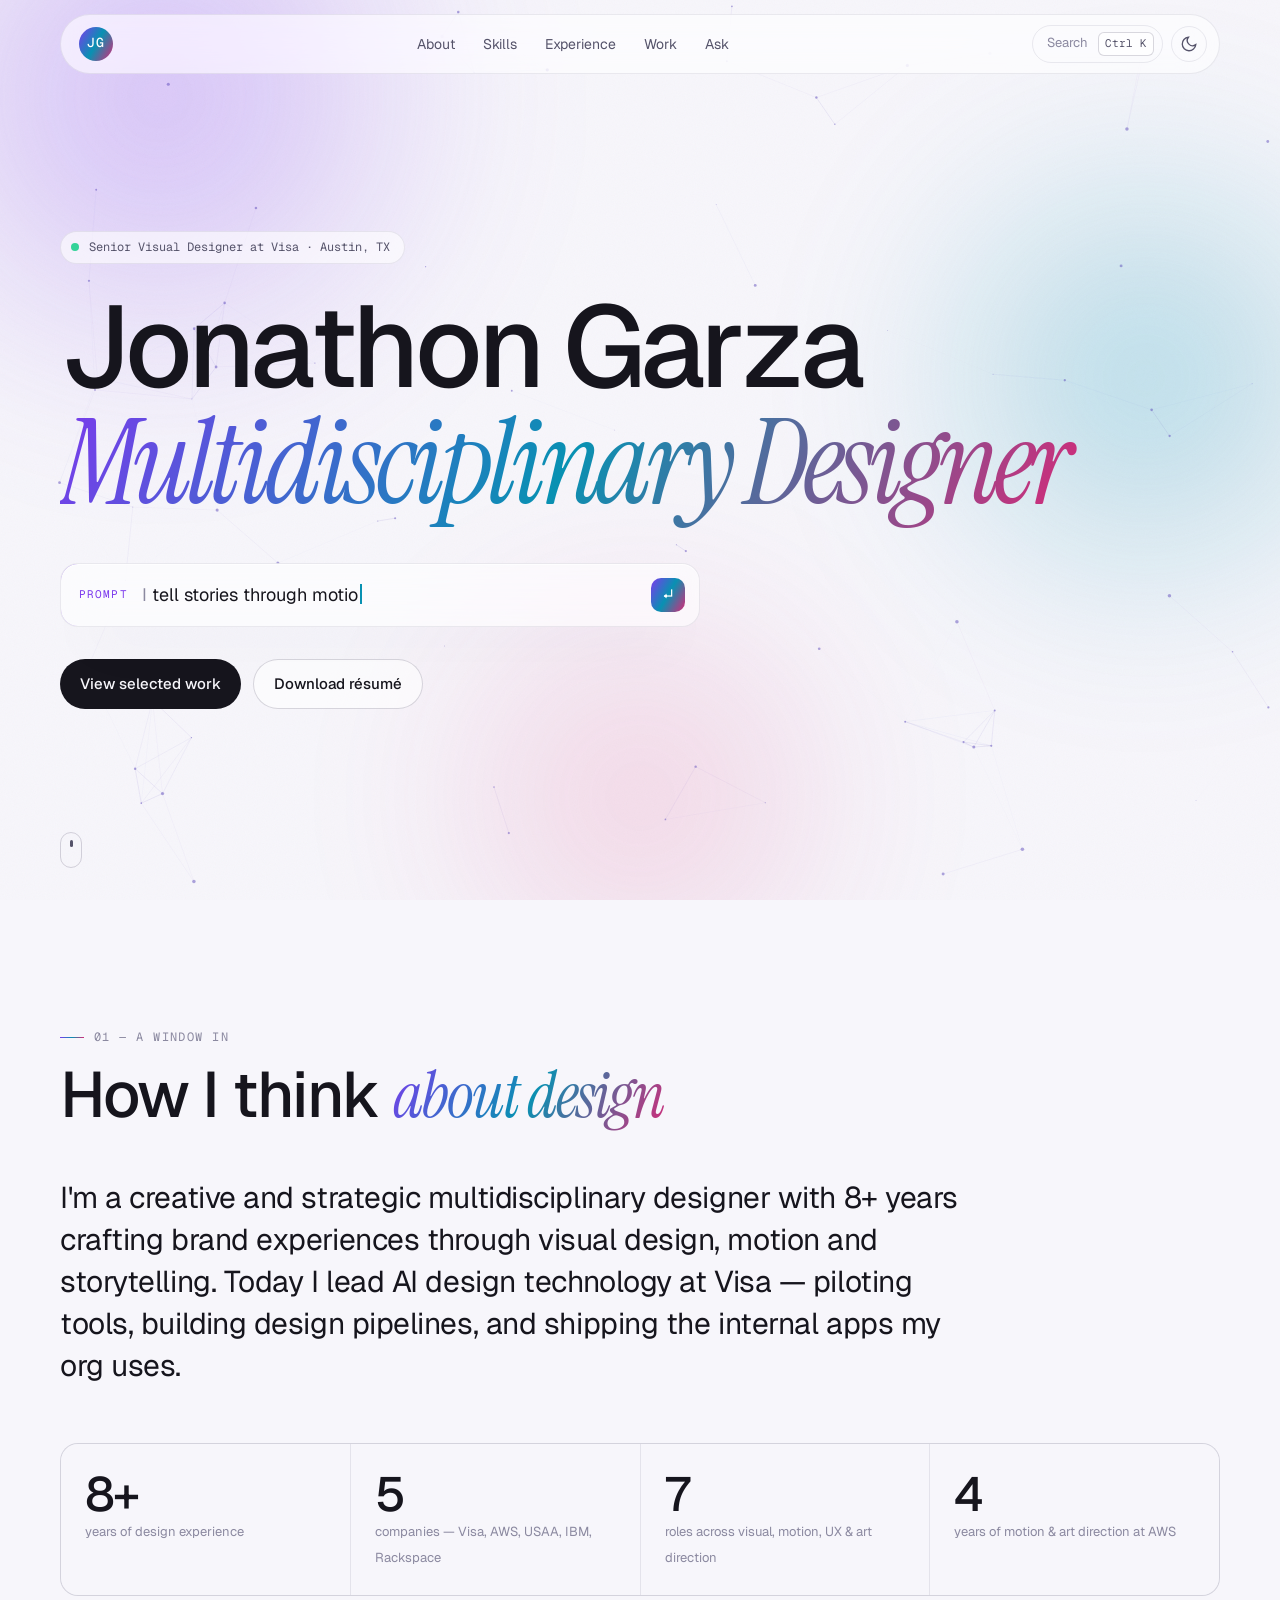
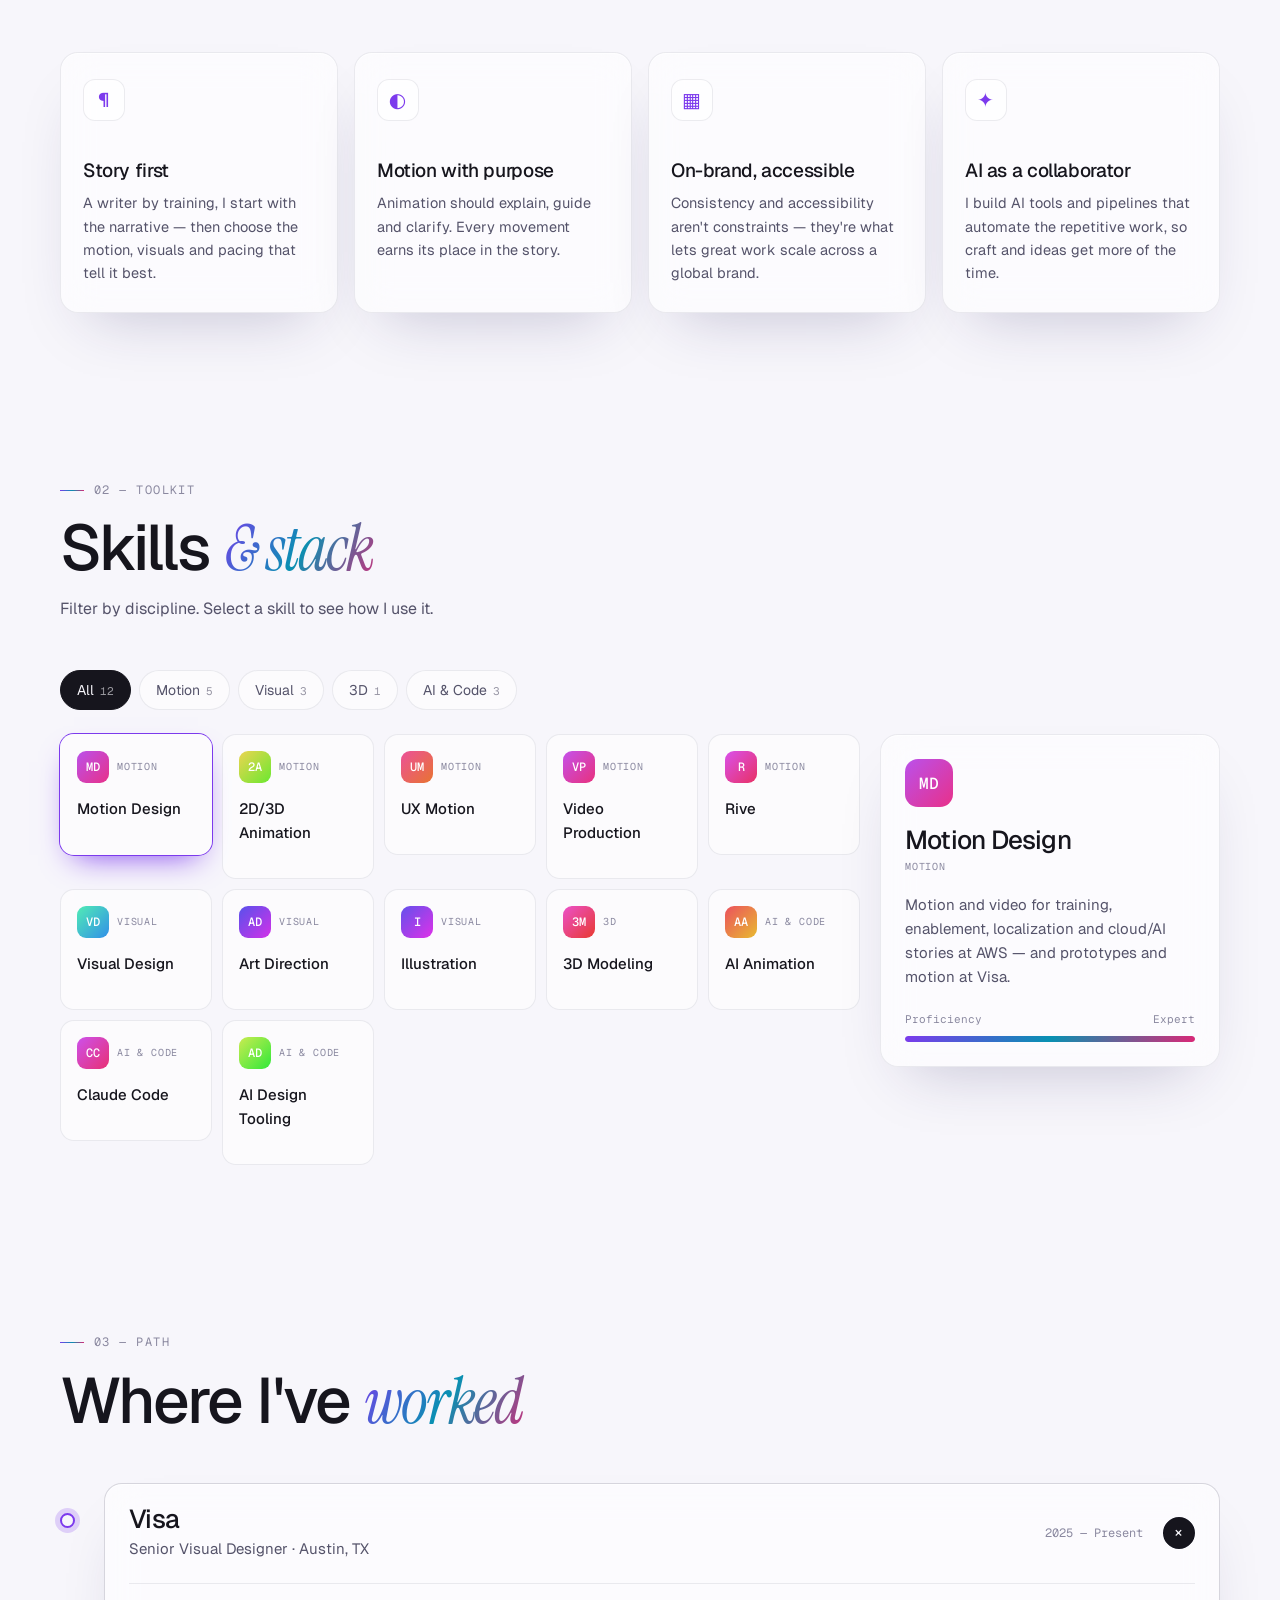
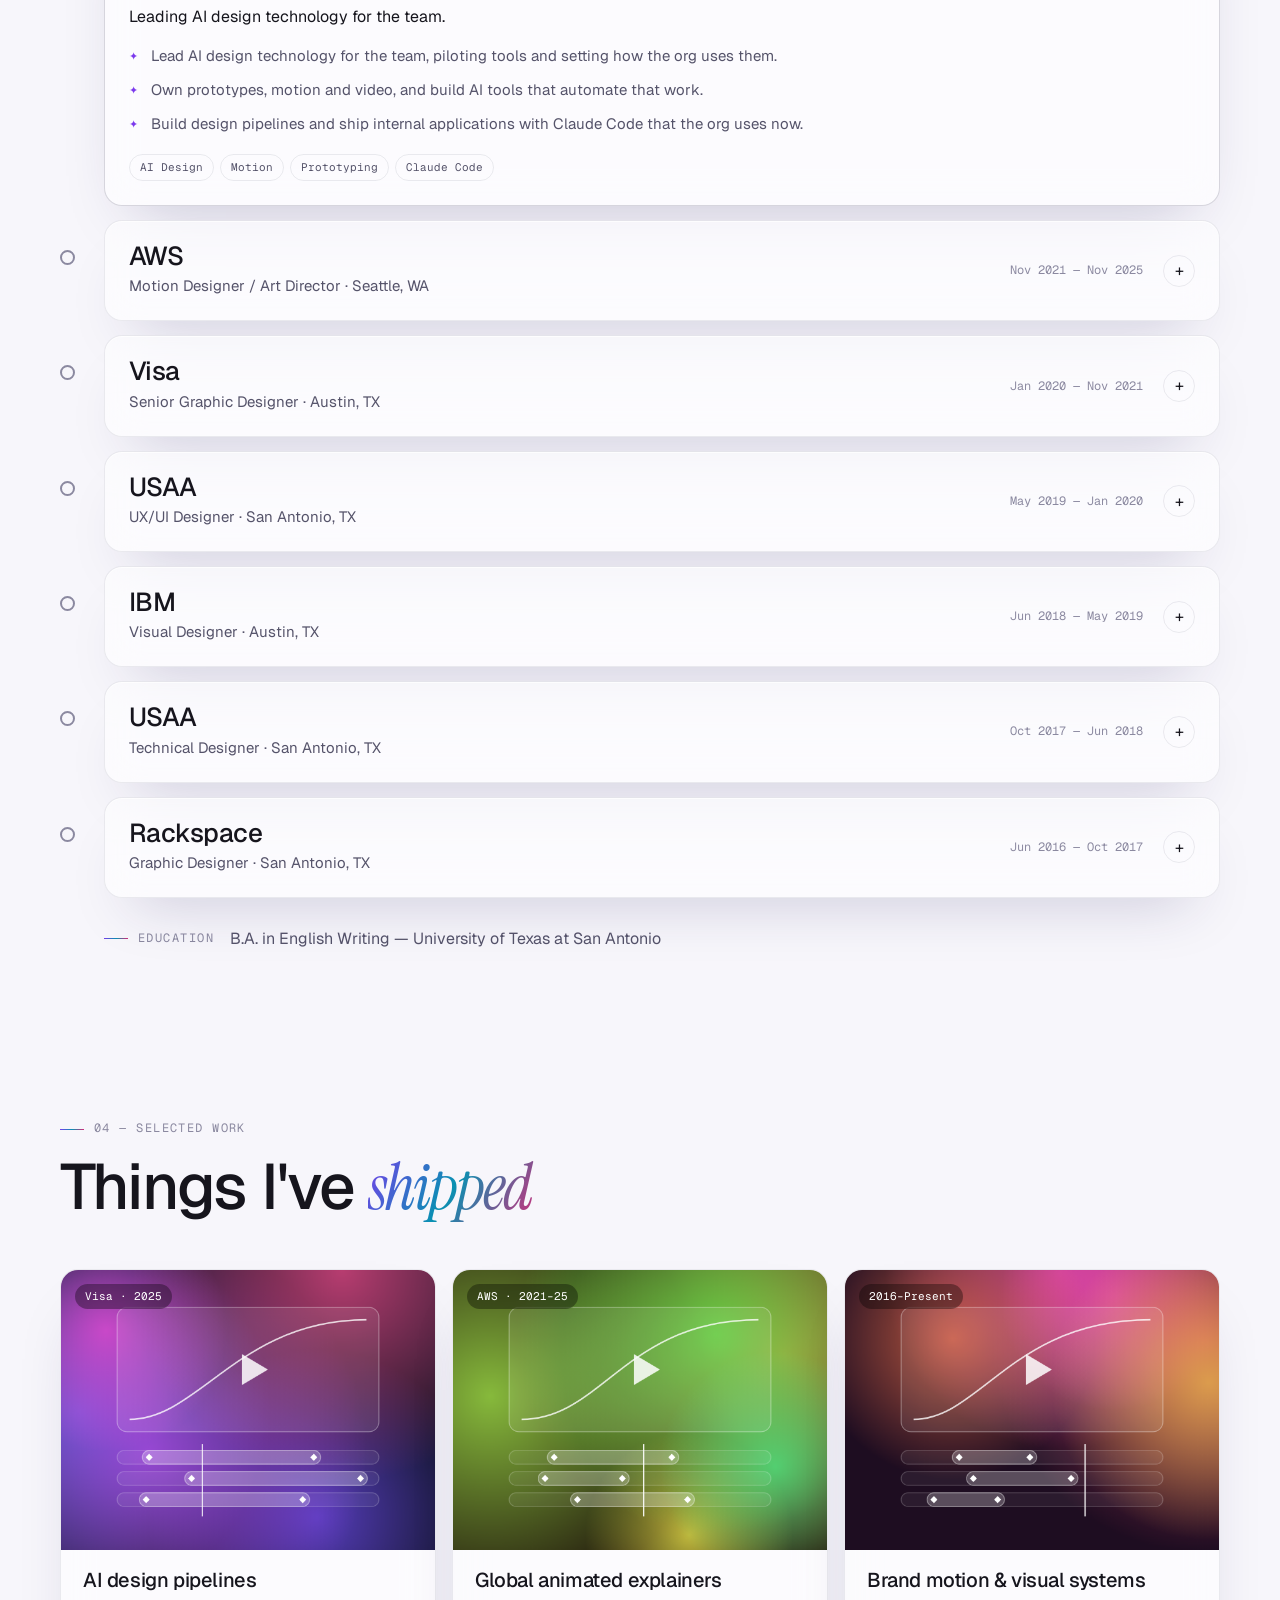
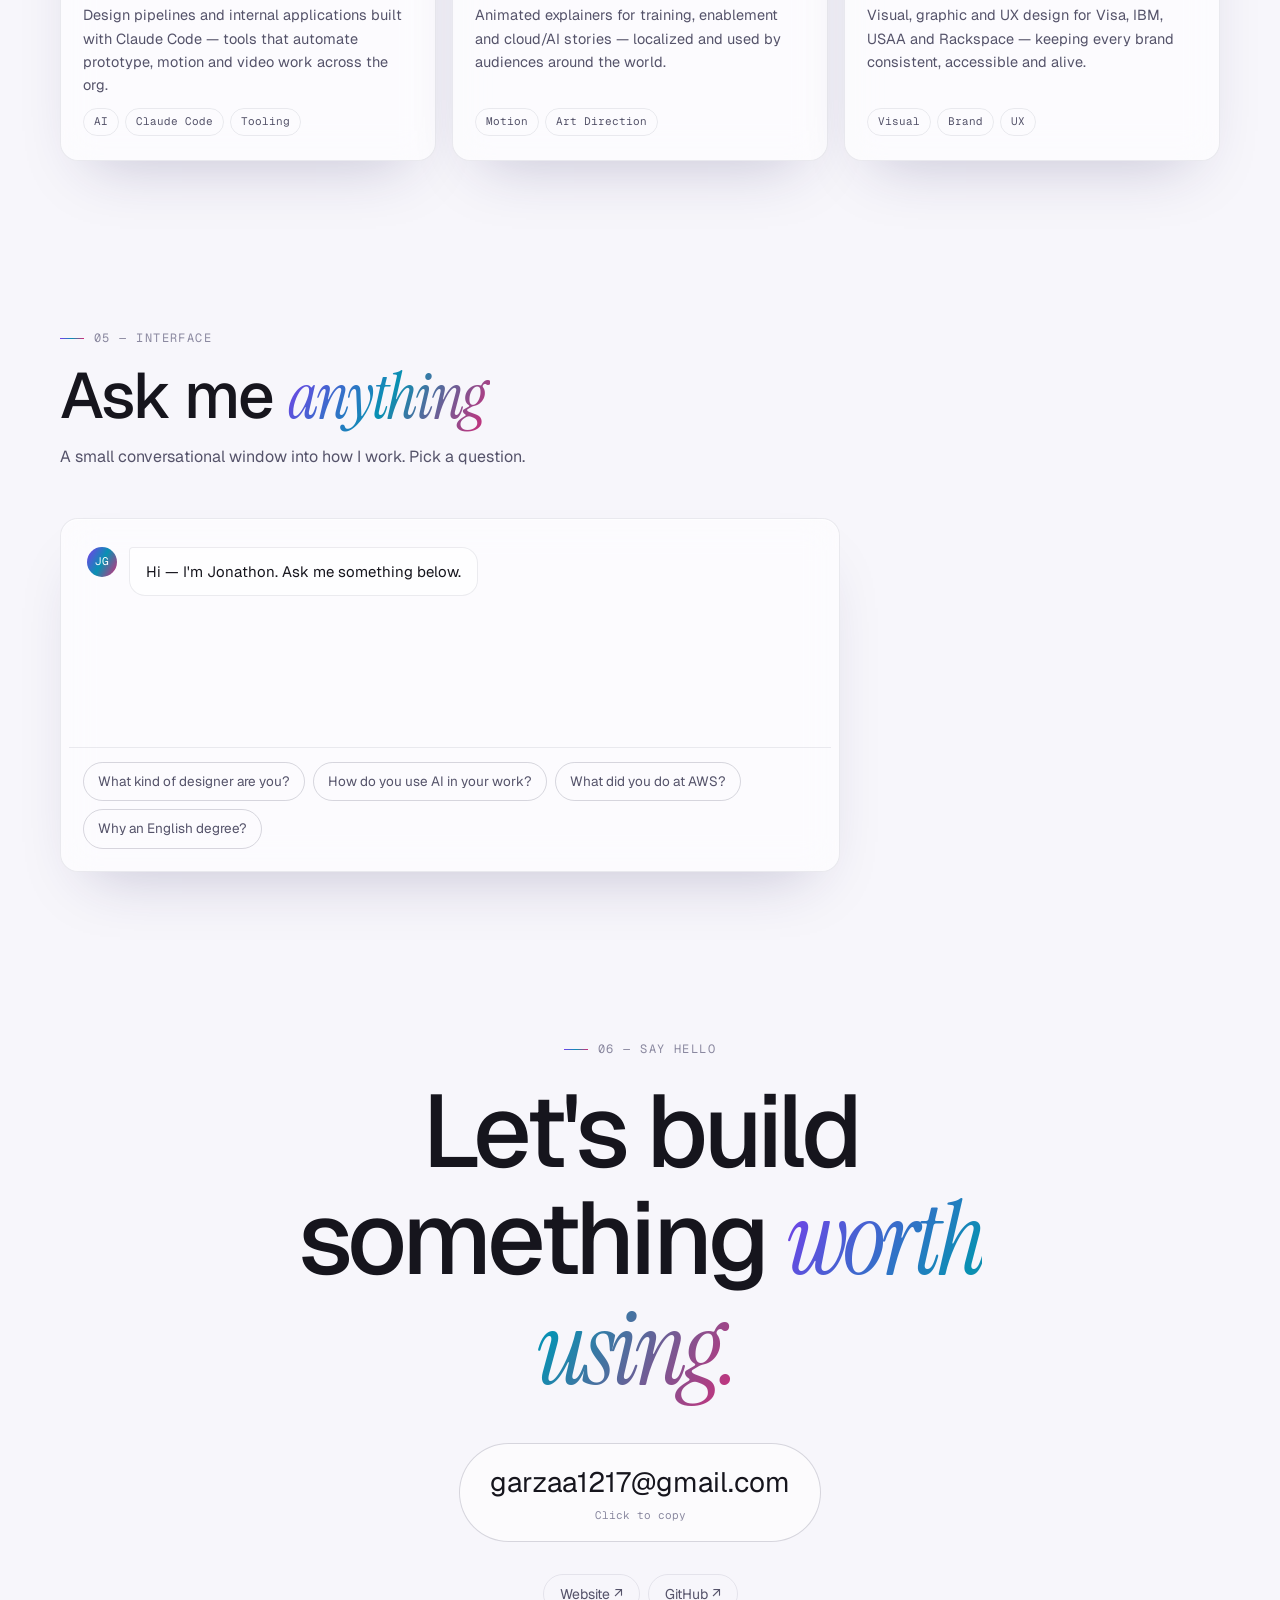
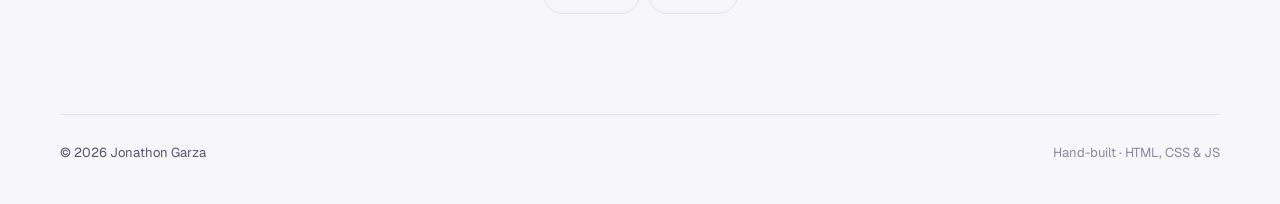
<file: index.html>
<!doctype html>
<html lang="en" data-theme="dark">
<head>
  <meta charset="utf-8" />
  <meta name="viewport" content="width=device-width, initial-scale=1" />
  <title>Jonathon Garza — Multidisciplinary Designer</title>
  <meta name="description" content="Jonathon Garza — multidisciplinary designer working across visual design, motion, storytelling and AI." />
  <link rel="preconnect" href="https://fonts.googleapis.com" />
  <link rel="preconnect" href="https://fonts.gstatic.com" crossorigin />
  <link href="https://fonts.googleapis.com/css2?family=Geist:wght@300..700&family=Geist+Mono:wght@400;500&family=Instrument+Serif:ital@0;1&display=swap" rel="stylesheet" />
  <link rel="stylesheet" href="css/styles.css" />
  <script>
    // Apply saved theme before paint to avoid a flash.
    try {
      const t = localStorage.getItem("theme");
      if (t) document.documentElement.dataset.theme = t;
      else if (matchMedia("(prefers-color-scheme: light)").matches) document.documentElement.dataset.theme = "light";
    } catch (e) {}
  </script>
</head>
<body>
  <a class="skip" href="#main">Skip to content</a>

  <!-- Ambient background: aurora blobs + particle field + grain -->
  <div class="bg" aria-hidden="true">
    <div class="aurora a1"></div>
    <div class="aurora a2"></div>
    <div class="aurora a3"></div>
    <canvas id="field"></canvas>
    <div class="grain"></div>
  </div>
  <div class="cursor-glow" aria-hidden="true"></div>

  <header class="nav">
    <a href="#top" class="brand" data-bind="initials"></a>
    <nav aria-label="Sections">
      <a href="#about">About</a>
      <a href="#stack">Skills</a>
      <a href="#experience">Experience</a>
      <a href="#work">Work</a>
      <a href="#ask">Ask</a>
    </nav>
    <div class="nav-actions">
      <button class="kbd-btn" id="open-palette" aria-label="Open command menu">
        <span>Search</span><kbd>⌘K</kbd>
      </button>
      <button class="icon-btn" id="theme-toggle" aria-label="Toggle color theme">
        <svg class="sun" viewBox="0 0 24 24" width="18" height="18" fill="none" stroke="currentColor" stroke-width="1.8"><circle cx="12" cy="12" r="4"/><path d="M12 2v2M12 20v2M4.9 4.9l1.4 1.4M17.7 17.7l1.4 1.4M2 12h2M20 12h2M4.9 19.1l1.4-1.4M17.7 6.3l1.4-1.4"/></svg>
        <svg class="moon" viewBox="0 0 24 24" width="18" height="18" fill="none" stroke="currentColor" stroke-width="1.8"><path d="M21 12.8A9 9 0 1 1 11.2 3a7 7 0 0 0 9.8 9.8z"/></svg>
      </button>
    </div>
  </header>

  <main id="main">
    <!-- HERO -->
    <section class="hero" id="top">
      <p class="status"><span class="pulse"></span><span data-bind="availability"></span></p>
      <h1>
        <span class="hero-name" data-bind="name"></span>
        <span class="hero-role"><em data-bind="role"></em></span>
      </h1>
      <div class="prompt glass" role="img" aria-label="Animated prompt describing what I do">
        <span class="prompt-label">prompt</span>
        <p><span class="muted">I</span> <span id="typed"></span><span class="caret"></span></p>
        <span class="prompt-send" aria-hidden="true">↵</span>
      </div>
      <div class="hero-cta">
        <a class="btn primary" href="#work">View selected work</a>
        <a class="btn ghost" data-bind-href="resumeUrl" download>Download résumé</a>
      </div>
      <div class="scroll-hint" aria-hidden="true"><span></span></div>
    </section>

    <!-- ABOUT -->
    <section id="about" class="section">
      <header class="section-head reveal">
        <span class="eyebrow">01 — A window in</span>
        <h2>How I think <em>about design</em></h2>
      </header>
      <p class="intro reveal" data-bind="intro"></p>
      <div class="stats reveal" id="stats"></div>
      <div class="principles" id="principles"></div>
    </section>

    <!-- STACK -->
    <section id="stack" class="section">
      <header class="section-head reveal">
        <span class="eyebrow">02 — Toolkit</span>
        <h2>Skills <em>&amp; stack</em></h2>
        <p class="sub">Filter by discipline. Select a skill to see how I use it.</p>
      </header>
      <div class="filters reveal" id="stack-filters" role="tablist" aria-label="Stack categories"></div>
      <div class="stack-layout reveal">
        <ul class="stack-grid" id="stack-grid"></ul>
        <aside class="stack-detail glass" id="stack-detail" aria-live="polite"></aside>
      </div>
    </section>

    <!-- EXPERIENCE -->
    <section id="experience" class="section">
      <header class="section-head reveal">
        <span class="eyebrow">03 — Path</span>
        <h2>Where I've <em>worked</em></h2>
      </header>
      <ol class="timeline" id="timeline"></ol>
    </section>

    <!-- WORK -->
    <section id="work" class="section">
      <header class="section-head reveal">
        <span class="eyebrow">04 — Selected work</span>
        <h2>Things I've <em>shipped</em></h2>
      </header>
      <div class="projects" id="projects"></div>
    </section>

    <!-- ASK -->
    <section id="ask" class="section">
      <header class="section-head reveal">
        <span class="eyebrow">05 — Interface</span>
        <h2>Ask me <em>anything</em></h2>
        <p class="sub">A small conversational window into how I work. Pick a question.</p>
      </header>
      <div class="chat glass reveal">
        <div class="chat-log" id="chat-log" aria-live="polite"></div>
        <div class="chat-suggest" id="chat-suggest"></div>
      </div>
    </section>

    <!-- CONTACT -->
    <section id="contact" class="section contact">
      <div class="reveal">
        <span class="eyebrow">06 — Say hello</span>
        <h2 class="contact-title">Let's build something <em>worth using.</em></h2>
        <button class="email-copy" id="email-copy">
          <span data-bind="email"></span>
          <span class="email-hint" id="email-hint">Click to copy</span>
        </button>
        <ul class="socials" id="socials"></ul>
      </div>
    </section>
  </main>

  <footer class="footer">
    <span>© <span id="year"></span> <span data-bind="name"></span></span>
    <span class="muted">Hand-built · HTML, CSS & JS</span>
  </footer>

  <!-- Command palette -->
  <div class="palette" id="palette" hidden>
    <div class="palette-backdrop" data-close></div>
    <div class="palette-panel glass" role="dialog" aria-modal="true" aria-label="Command menu">
      <input id="palette-input" type="text" placeholder="Jump to a section or run a command…" autocomplete="off" aria-controls="palette-list" />
      <ul id="palette-list" role="listbox"></ul>
      <div class="palette-foot"><kbd>↑</kbd><kbd>↓</kbd> navigate <kbd>↵</kbd> select <kbd>esc</kbd> close</div>
    </div>
  </div>

  <div class="toast" id="toast" role="status" aria-live="polite"></div>

  <script src="js/content.js"></script>
  <script src="js/main.js"></script>
</body>
</html>
</file>
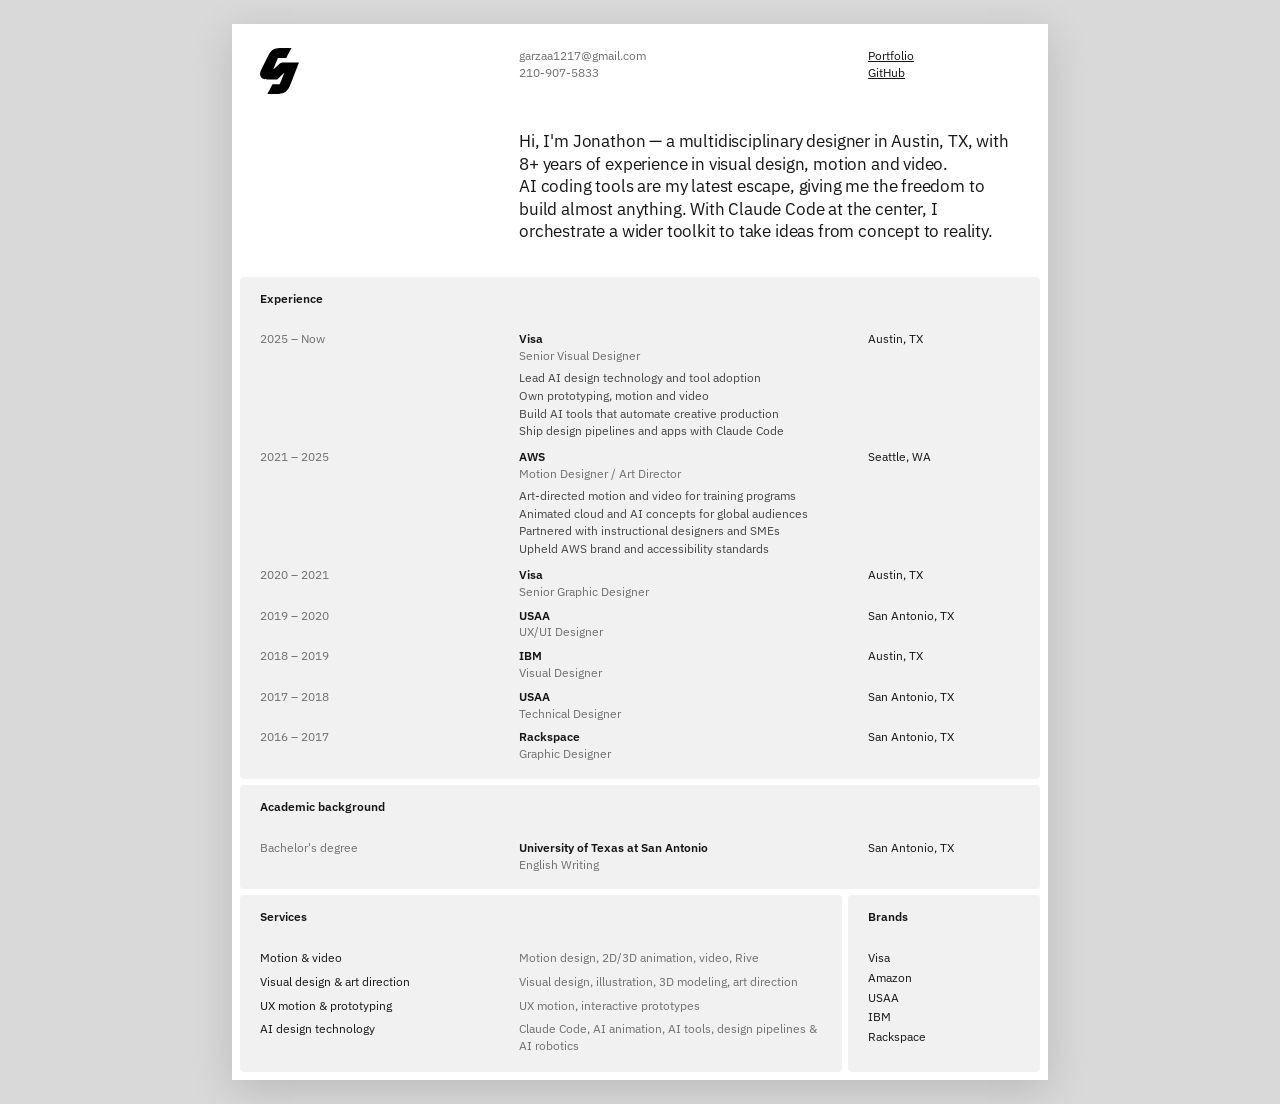
<file: resume/index.html>
<!doctype html>
<html lang="en">
<head>
  <meta charset="utf-8" />
  <meta name="viewport" content="width=device-width, initial-scale=1" />
  <title>Jonathon Garza — Résumé</title>
  <style>
    @font-face { font-family: "IBM Plex Sans"; font-weight: 400; src: url("fonts/ibm-plex-sans-latin-400-normal.woff2") format("woff2"); }
    @font-face { font-family: "IBM Plex Sans"; font-weight: 600; src: url("fonts/ibm-plex-sans-latin-600-normal.woff2") format("woff2"); }
    @page { size: letter; margin: 0; }

    :root {
      --ink: #161616;
      --ink-2: #6f6f6f;
      --panel: #f1f1f1;
      --paper: #fff;
      --duty: #454545;
      /* shared column lines: date | detail | place */
      --cols: 32% 1fr 20%;
    }
    * { box-sizing: border-box; }
    html { background: #d9d9d9; }
    body {
      margin: 0; font-family: "IBM Plex Sans", "Helvetica Neue", Arial, sans-serif;
      color: var(--ink); font-size: 9pt; line-height: 1.4;
      -webkit-print-color-adjust: exact; print-color-adjust: exact;
    }
    .page {
      position: relative;
      width: 8.5in; height: 11in; margin: 24px auto; background: var(--paper);
      padding: 8px; display: flex; flex-direction: column; gap: 6px;
      box-shadow: 0 10px 40px rgba(0, 0, 0, 0.15); overflow: hidden;
    }
    @media print { html { background: var(--paper); } .page { margin: 0; box-shadow: none; } }
    a { color: inherit; }
    .muted { color: var(--ink-2); }

    /* Header */
    .top { padding: 16px 20px 0; }
    .row { display: grid; grid-template-columns: var(--cols); column-gap: 16px; }
    .head-links { display: grid; grid-template-columns: 1.3fr 1fr; }
    .head-links div + div { justify-self: end; }
    .mark { display: block; height: 46px; width: auto; }
    .intro {
      grid-column: 2 / 4; margin: 36px 0 28px; font-size: 13pt; line-height: 1.3;
      letter-spacing: -0.01em; max-width: 33em;
    }

    /* Panels */
    .panel { background: var(--panel); border-radius: 4px; padding: 14px 20px 16px; }
    .panel h2 { font-size: 9pt; font-weight: 600; margin: 0 0 24px; }
    .entries { display: grid; row-gap: 7px; }
    .entry .title { display: block; font-weight: 600; }
    .entry .sub { display: block; color: var(--ink-2); }
    /* duties stay inside the middle column so the three column lines hold */
    .duties { grid-column: 2; margin: 5px 0 2px; padding: 0; list-style: none; display: grid; row-gap: 1px; color: var(--duty); }

    /* bottom panels snap to the same column lines as the rows above:
       row content is 760px wide → date col 243px, place col starts at 608px */
    .split { display: grid; grid-template-columns: 1fr 192px; gap: 6px; flex: 1; }
    .split .panel:first-child .row { grid-template-columns: 243px 1fr; }
    .services { display: grid; row-gap: 7px; }
    .list { display: grid; row-gap: 3px; }
    /* Variants, set by query string: ?no-github hides the GitHub link, ?dark switches to dark mode,
       ?no-duties lists every job as company + role only */
    .no-github .github { display: none; }
    .no-duties .duties { display: none; }
    /* spread the space the duties free up evenly, instead of pooling it at the bottom */
    .no-duties .entries { row-gap: 28px; }
    .no-duties .intro { margin: 48px 0 40px; }
    .dark {
      --ink: #ededed;
      --ink-2: #8c8c8c;
      --panel: #1b1b1b;
      --paper: #0f0f0f;
      --duty: #b8b8b8;
    }
    .dark .mark { filter: invert(1); }

    /* Accent variant (?accent): gradient name + dithered color field in the top-left corner */
    .accent-field { display: none; position: absolute; left: 0; top: 0; pointer-events: none; }
    .accent .accent-field { display: block; }
    .top { position: relative; } /* keep header content above the field */
    /* the name's pink→orange gradient is set per letter by the script below —
       background-clip: text prints with a hairline box in Chromium PDFs */
  </style>
  <script>
    for (const v of ["no-github", "dark", "accent", "no-duties"]) if (new URLSearchParams(location.search).has(v)) document.documentElement.classList.add(v);
  </script>
</head>
<body>
  <main class="page">
    <svg class="accent-field" id="accent-field" width="280" height="250" aria-hidden="true"></svg>
    <section class="top">
      <div class="row">
        <!-- Logo -->
        <img class="mark" src="../assets/logo.svg" alt="Jonathon Garza logo" />
        <div>
          <div class="muted">garzaa1217@gmail.com</div>
          <div class="muted">210-907-5833</div>
        </div>
        <div>
          <div><a href="https://jonathongarza.com">Portfolio</a></div>
          <div class="github"><a href="https://github.com/garzaa1217-dot">GitHub</a></div>
        </div>
      </div>
      <div class="row">
        <p class="intro">Hi, I'm <span class="name">Jonathon</span> — a multidisciplinary designer in Austin, TX, with 8+ years of experience in visual design, motion and video. AI&nbsp;coding tools are my latest escape, giving me the freedom to build almost anything. With Claude Code at the center, I orchestrate a wider toolkit to take ideas from concept to reality.</p>
      </div>
    </section>

    <section class="panel">
      <h2>Experience</h2>
      <div class="entries">
        <div class="row entry">
          <span class="muted">2025 – Now</span>
          <span><span class="title">Visa</span><span class="sub">Senior Visual Designer</span></span>
          <span>Austin, TX</span>
          <ul class="duties">
            <li>Lead AI design technology and tool adoption</li>
            <li>Own prototyping, motion and video</li>
            <li>Build AI tools that automate creative production</li>
            <li>Ship design pipelines and apps with Claude Code</li>
          </ul>
        </div>
        <div class="row entry">
          <span class="muted">2021 – 2025</span>
          <span><span class="title">AWS</span><span class="sub">Motion Designer / Art Director</span></span>
          <span>Seattle, WA</span>
          <ul class="duties">
            <li>Art-directed motion and video for training programs</li>
            <li>Animated cloud and AI concepts for global audiences</li>
            <li>Partnered with instructional designers and SMEs</li>
            <li>Upheld AWS brand and accessibility standards</li>
          </ul>
        </div>
        <div class="row entry">
          <span class="muted">2020 – 2021</span>
          <span><span class="title">Visa</span><span class="sub">Senior Graphic Designer</span></span>
          <span>Austin, TX</span>
        </div>
        <div class="row entry">
          <span class="muted">2019 – 2020</span>
          <span><span class="title">USAA</span><span class="sub">UX/UI Designer</span></span>
          <span>San Antonio, TX</span>
        </div>
        <div class="row entry">
          <span class="muted">2018 – 2019</span>
          <span><span class="title">IBM</span><span class="sub">Visual Designer</span></span>
          <span>Austin, TX</span>
        </div>
        <div class="row entry">
          <span class="muted">2017 – 2018</span>
          <span><span class="title">USAA</span><span class="sub">Technical Designer</span></span>
          <span>San Antonio, TX</span>
        </div>
        <div class="row entry">
          <span class="muted">2016 – 2017</span>
          <span><span class="title">Rackspace</span><span class="sub">Graphic Designer</span></span>
          <span>San Antonio, TX</span>
        </div>
      </div>
    </section>

    <section class="panel">
      <h2>Academic background</h2>
      <div class="entries">
        <div class="row entry">
          <span class="muted">Bachelor's degree</span>
          <span><span class="title">University of Texas at San Antonio</span><span class="sub">English Writing</span></span>
          <span>San Antonio, TX</span>
        </div>
      </div>
    </section>

    <div class="split">
      <section class="panel">
        <h2>Services</h2>
        <div class="services">
          <div class="row"><span>Motion &amp; video</span><span class="muted">Motion design, 2D/3D animation, video, Rive</span></div>
          <div class="row"><span>Visual design &amp; art direction</span><span class="muted">Visual design, illustration, 3D modeling, art direction</span></div>
          <div class="row"><span>UX motion &amp; prototyping</span><span class="muted">UX motion, interactive prototypes</span></div>
          <div class="row"><span>AI design technology</span><span class="muted">Claude Code, AI animation, AI tools, design pipelines &amp; AI robotics</span></div>
        </div>
      </section>
      <section class="panel">
        <h2>Brands</h2>
        <div class="list">
          <span>Visa</span><span>Amazon</span><span>USAA</span><span>IBM</span><span>Rackspace</span>
        </div>
      </section>
    </div>
  </main>
  <script>
    // Dithered color field: a smooth "fluid" noise picks the color, an ordered
    // (Bayer) dither turns a fade mask into halftone pixels — like the reference.
    (() => {
      if (!document.documentElement.classList.contains("accent")) return;
      const svg = document.getElementById("accent-field");
      // fill the header down to the first panel, whatever height the variant gives it
      const top = document.querySelector(".top");
      svg.setAttribute("height", top.offsetTop + top.offsetHeight);
      const W = +svg.getAttribute("width"), H = +svg.getAttribute("height");
      const CELL = 3.4, DOT = 2.4;
      const LOGO = { x0: 14, y0: 12, x1: 82, y1: 86 }; // keep clear around the logo
      const bayer = [[0,32,8,40,2,34,10,42],[48,16,56,24,50,18,58,26],[12,44,4,36,14,46,6,38],[60,28,52,20,62,30,54,22],
                     [3,35,11,43,1,33,9,41],[51,19,59,27,49,17,57,25],[15,47,7,39,13,45,5,37],[63,31,55,23,61,29,53,21]];
      const palette = ["#f2691e", "#ec3f8c", "#ffab94"];
      const fluid = (x, y) => 0.5 + 0.5 * Math.sin(x * 0.02 + Math.sin(y * 0.024) * 2.4 + Math.cos(x * 0.011 - y * 0.017) * 1.6);
      const blobs = (x, y) => 0.5 + 0.5 * Math.sin(x * 0.034 + Math.cos(y * 0.041) * 1.8) * Math.cos(y * 0.029 - Math.sin(x * 0.023) * 1.5);
      const ns = "http://www.w3.org/2000/svg";
      const frag = document.createDocumentFragment();
      for (let j = 0; j * CELL < H; j++) {
        for (let i = 0; i * CELL < W; i++) {
          const x = i * CELL, y = j * CELL;
          // densest at the page edge low in the corner, fading toward the logo and the intro
          const d = Math.hypot(x / W, (H - y) / H * 1.1);
          const gap = Math.hypot(Math.max(LOGO.x0 - x, 0, x - LOGO.x1), Math.max(LOGO.y0 - y, 0, y - LOGO.y1));
          const clear = Math.min(1, gap / 22);
          const density = Math.max(0, 1 - d) ** 1.1 * (0.3 + 1.0 * blobs(x, y)) * clear;
          if (density <= (bayer[j % 8][i % 8] + 0.5) / 64) continue;
          const f = fluid(x, y);
          const r = document.createElementNS(ns, "rect");
          r.setAttribute("x", x); r.setAttribute("y", y);
          r.setAttribute("width", DOT); r.setAttribute("height", DOT);
          r.setAttribute("fill", palette[f < 0.38 ? 0 : f < 0.72 ? 1 : 2]);
          frag.appendChild(r);
        }
      }
      svg.appendChild(frag);

      // Gradient name, one solid color per letter
      const name = document.querySelector(".name");
      const letters = [...name.textContent];
      const from = [236, 63, 140], to = [242, 105, 30];
      name.innerHTML = letters.map((c, k) => {
        const t = letters.length > 1 ? k / (letters.length - 1) : 0;
        const rgb = from.map((v, n) => Math.round(v + (to[n] - v) * t)).join(",");
        return `<span style="color: rgb(${rgb})">${c}</span>`;
      }).join("");
    })();
  </script>
</body>
</html>
</file>
<file: css/styles.css>
/* ───────────── Tokens ───────────── */
:root {
  --bg: #07070b;
  --bg-2: #0d0d14;
  --fg: #ecebf3;
  --fg-2: #a3a1b5;
  --fg-3: #6b6980;
  --line: rgba(255, 255, 255, 0.08);
  --line-2: rgba(255, 255, 255, 0.14);
  --glass: rgba(20, 20, 30, 0.55);
  --glass-hi: rgba(255, 255, 255, 0.04);
  --accent: #a78bfa;
  --accent-2: #22d3ee;
  --accent-3: #f472b6;
  --grad: linear-gradient(120deg, var(--accent) 0%, var(--accent-2) 50%, var(--accent-3) 100%);
  --aurora-opacity: 0.55;
  --shadow: 0 30px 80px -20px rgba(0, 0, 0, 0.6);
  --radius: 18px;
  --sans: "Geist", ui-sans-serif, system-ui, -apple-system, sans-serif;
  --serif: "Instrument Serif", ui-serif, Georgia, serif;
  --mono: "Geist Mono", ui-monospace, SFMono-Regular, Menlo, monospace;
  --max: 1160px;
  --ease: cubic-bezier(0.22, 1, 0.36, 1);
  color-scheme: dark;
}

:root[data-theme="light"] {
  --bg: #f7f6fb;
  --bg-2: #ffffff;
  --fg: #16151d;
  --fg-2: #55536a;
  --fg-3: #8b89a0;
  --line: rgba(20, 16, 50, 0.08);
  --line-2: rgba(20, 16, 50, 0.16);
  --glass: rgba(255, 255, 255, 0.6);
  --glass-hi: rgba(255, 255, 255, 0.7);
  --accent: #7c3aed;
  --accent-2: #0891b2;
  --accent-3: #db2777;
  --aurora-opacity: 0.35;
  --shadow: 0 30px 60px -30px rgba(40, 30, 90, 0.25);
  color-scheme: light;
}

/* ───────────── Base ───────────── */
*, *::before, *::after { box-sizing: border-box; }
html { scroll-behavior: smooth; -webkit-text-size-adjust: 100%; }
body {
  margin: 0;
  background: var(--bg);
  color: var(--fg);
  font-family: var(--sans);
  font-size: 16px;
  line-height: 1.6;
  -webkit-font-smoothing: antialiased;
  overflow-x: hidden;
  transition: background 0.4s var(--ease), color 0.4s var(--ease);
}
a { color: inherit; text-decoration: none; }
button { font: inherit; color: inherit; background: none; border: 0; cursor: pointer; }
em { font-family: var(--serif); font-style: italic; font-weight: 400; }
kbd {
  font-family: var(--mono); font-size: 11px;
  padding: 2px 6px; border-radius: 6px;
  border: 1px solid var(--line-2); background: var(--glass-hi); color: var(--fg-2);
}
::selection { background: var(--accent); color: #fff; }
:focus-visible { outline: 2px solid var(--accent-2); outline-offset: 3px; border-radius: 8px; }
.muted { color: var(--fg-3); }
.skip {
  position: absolute; left: 16px; top: -60px; z-index: 100;
  padding: 10px 14px; background: var(--fg); color: var(--bg); border-radius: 10px;
}
.skip:focus { top: 16px; }

.glass {
  background: var(--glass);
  border: 1px solid var(--line);
  backdrop-filter: blur(18px) saturate(140%);
  -webkit-backdrop-filter: blur(18px) saturate(140%);
  border-radius: var(--radius);
  box-shadow: var(--shadow), inset 0 1px 0 var(--glass-hi);
}

/* ───────────── Background ───────────── */
.bg { position: fixed; inset: 0; z-index: -1; overflow: hidden; pointer-events: none; }
.aurora {
  position: absolute; border-radius: 50%;
  filter: blur(90px); opacity: var(--aurora-opacity);
  animation: drift 26s var(--ease) infinite alternate;
}
.a1 { width: 55vw; height: 55vw; left: -15vw; top: -20vw; background: radial-gradient(circle, var(--accent), transparent 65%); }
.a2 { width: 45vw; height: 45vw; right: -12vw; top: 10vh; background: radial-gradient(circle, var(--accent-2), transparent 65%); animation-delay: -8s; }
.a3 { width: 40vw; height: 40vw; left: 30vw; top: 60vh; background: radial-gradient(circle, var(--accent-3), transparent 65%); animation-delay: -16s; opacity: calc(var(--aurora-opacity) * 0.6); }
@keyframes drift {
  0% { transform: translate(0, 0) scale(1); }
  50% { transform: translate(6vw, 4vh) scale(1.1); }
  100% { transform: translate(-4vw, 8vh) scale(0.95); }
}
#field { position: absolute; inset: 0; width: 100%; height: 100%; }
.grain {
  position: absolute; inset: -50%;
  background-image: url("data:image/svg+xml;utf8,<svg xmlns='http://www.w3.org/2000/svg' width='160' height='160'><filter id='n'><feTurbulence type='fractalNoise' baseFrequency='0.9' numOctaves='2' stitchTiles='stitch'/></filter><rect width='100%' height='100%' filter='url(%23n)' opacity='0.5'/></svg>");
  opacity: 0.07; mix-blend-mode: overlay;
}
.cursor-glow {
  position: fixed; left: 0; top: 0; width: 520px; height: 520px; z-index: 0;
  border-radius: 50%; pointer-events: none;
  background: radial-gradient(circle, color-mix(in srgb, var(--accent) 18%, transparent), transparent 60%);
  transform: translate(-50%, -50%);
  opacity: 0; transition: opacity 0.4s;
}
body.has-pointer .cursor-glow { opacity: 1; }

/* ───────────── Nav ───────────── */
.nav {
  position: fixed; top: 14px; left: 50%; transform: translateX(-50%);
  z-index: 50; width: min(var(--max), calc(100% - 32px));
  display: flex; align-items: center; justify-content: space-between; gap: 16px;
  padding: 10px 12px 10px 18px;
  background: var(--glass); border: 1px solid var(--line); border-radius: 999px;
  backdrop-filter: blur(18px) saturate(140%); -webkit-backdrop-filter: blur(18px) saturate(140%);
}
.brand {
  font-family: var(--mono); font-weight: 500; font-size: 13px; letter-spacing: 0.08em;
  width: 34px; height: 34px; display: grid; place-items: center; border-radius: 50%;
  background: var(--grad); color: #fff;
}
.nav nav { display: flex; gap: 4px; }
.nav nav a {
  font-size: 14px; color: var(--fg-2); padding: 6px 12px; border-radius: 999px;
  transition: color 0.2s, background 0.2s;
}
.nav nav a:hover, .nav nav a.active { color: var(--fg); background: var(--glass-hi); }
.nav nav a.active { box-shadow: inset 0 0 0 1px var(--line-2); }
.nav-actions { display: flex; align-items: center; gap: 8px; }
.kbd-btn {
  display: flex; align-items: center; gap: 10px; font-size: 13px; color: var(--fg-3);
  padding: 6px 8px 6px 14px; border-radius: 999px; border: 1px solid var(--line);
  transition: border-color 0.2s, color 0.2s;
}
.kbd-btn:hover { border-color: var(--line-2); color: var(--fg-2); }
.icon-btn {
  width: 36px; height: 36px; display: grid; place-items: center; border-radius: 50%;
  border: 1px solid var(--line); color: var(--fg-2); transition: border-color 0.2s, color 0.2s;
}
.icon-btn:hover { border-color: var(--line-2); color: var(--fg); }
:root[data-theme="dark"] .icon-btn .moon, :root[data-theme="light"] .icon-btn .sun { display: none; }

/* ───────────── Layout ───────────── */
main { position: relative; z-index: 1; }
.section { width: min(var(--max), calc(100% - 32px)); margin: 0 auto; padding: 120px 0 40px; }
.section-head { margin-bottom: 48px; }
.eyebrow {
  font-family: var(--mono); font-size: 12px; letter-spacing: 0.12em; text-transform: uppercase;
  color: var(--fg-3); display: inline-flex; align-items: center; gap: 10px;
}
.eyebrow::before { content: ""; width: 24px; height: 1px; background: var(--grad); }
h1, h2, h3 { margin: 0; font-weight: 500; letter-spacing: -0.03em; line-height: 1.05; }
h2 { font-size: clamp(36px, 5.5vw, 64px); margin-top: 14px; }
h2 em, .hero-role em {
  background: var(--grad); -webkit-background-clip: text; background-clip: text; color: transparent;
  padding-right: 0.08em;
}
.sub { color: var(--fg-2); margin: 14px 0 0; max-width: 520px; }

/* ───────────── Hero ───────────── */
.hero {
  min-height: 100svh; width: min(var(--max), calc(100% - 32px)); margin: 0 auto;
  display: flex; flex-direction: column; justify-content: center; align-items: flex-start;
  padding: 120px 0 80px; position: relative;
}
.status {
  display: inline-flex; align-items: center; gap: 10px; margin: 0 0 28px;
  font-family: var(--mono); font-size: 12px; color: var(--fg-2);
  padding: 6px 14px 6px 10px; border: 1px solid var(--line); border-radius: 999px; background: var(--glass);
}
.pulse { width: 8px; height: 8px; border-radius: 50%; background: #34d399; box-shadow: 0 0 0 0 rgba(52, 211, 153, 0.6); animation: pulse 2s infinite; }
@keyframes pulse { to { box-shadow: 0 0 0 10px rgba(52, 211, 153, 0); } }
h1 { font-size: clamp(40px, 9vw, 128px); letter-spacing: -0.045em; line-height: 0.95; }
.hero-name, .hero-role { display: block; }
.hero-role { margin-top: 6px; }
.hero-role em { font-size: 1.02em; overflow-wrap: anywhere; }
.hero h1 .char { display: inline-block; opacity: 0; transform: translateY(40%) rotate(4deg); filter: blur(8px); animation: rise 0.9s var(--ease) forwards; }
@keyframes rise { to { opacity: 1; transform: none; filter: blur(0); } }

.prompt {
  margin-top: 44px; width: min(640px, 100%);
  display: flex; align-items: center; gap: 14px; padding: 14px 14px 14px 18px;
  position: relative; overflow: hidden;
}
.prompt::before {
  content: ""; position: absolute; inset: -1px; border-radius: inherit; padding: 1px;
  background: conic-gradient(from var(--angle, 0deg), transparent 0 70%, var(--accent), var(--accent-2), transparent);
  -webkit-mask: linear-gradient(#000 0 0) content-box, linear-gradient(#000 0 0);
  -webkit-mask-composite: xor; mask-composite: exclude;
  animation: spin 5s linear infinite;
}
@property --angle { syntax: "<angle>"; initial-value: 0deg; inherits: false; }
@keyframes spin { to { --angle: 360deg; } }
.prompt-label { font-family: var(--mono); font-size: 11px; color: var(--accent); text-transform: uppercase; letter-spacing: 0.1em; }
.prompt p { margin: 0; flex: 1; font-size: clamp(15px, 2vw, 18px); min-height: 1.6em; }
.caret { display: inline-block; width: 2px; height: 1.1em; background: var(--accent-2); vertical-align: -0.18em; margin-left: 2px; animation: blink 1s steps(1) infinite; }
@keyframes blink { 50% { opacity: 0; } }
.prompt-send {
  width: 34px; height: 34px; border-radius: 10px; display: grid; place-items: center;
  background: var(--grad); color: #fff; font-size: 15px; flex-shrink: 0;
}

.hero-cta { display: flex; flex-wrap: wrap; gap: 12px; margin-top: 32px; }
.btn {
  display: inline-flex; align-items: center; gap: 8px; padding: 12px 20px; border-radius: 999px;
  font-size: 15px; font-weight: 500; transition: transform 0.25s var(--ease), box-shadow 0.25s, background 0.25s;
}
.btn.primary { background: var(--fg); color: var(--bg); }
.btn.primary:hover { transform: translateY(-2px); box-shadow: 0 12px 30px -10px var(--accent); }
.btn.ghost { border: 1px solid var(--line-2); color: var(--fg); background: var(--glass); }
.btn.ghost:hover { transform: translateY(-2px); border-color: var(--fg-3); }

.scroll-hint { position: absolute; bottom: 32px; left: 0; width: 22px; height: 36px; border: 1px solid var(--line-2); border-radius: 12px; }
.scroll-hint span { position: absolute; left: 50%; top: 7px; width: 3px; height: 7px; margin-left: -1.5px; border-radius: 2px; background: var(--fg-2); animation: scroll 1.8s var(--ease) infinite; }
@keyframes scroll { 0% { opacity: 0; transform: translateY(0); } 30% { opacity: 1; } 100% { opacity: 0; transform: translateY(12px); } }

/* ───────────── About ───────────── */
.intro { font-size: clamp(20px, 2.6vw, 30px); line-height: 1.4; letter-spacing: -0.015em; max-width: 900px; margin: 0; color: var(--fg); }
.stats {
  display: grid; grid-template-columns: repeat(4, 1fr); gap: 1px; margin: 56px 0;
  background: var(--line); border: 1px solid var(--line); border-radius: var(--radius); overflow: hidden;
}
.stat { background: var(--bg); padding: 26px 24px; transition: background 0.4s; }
.stat strong { display: block; font-size: clamp(34px, 4vw, 48px); font-weight: 500; letter-spacing: -0.04em; line-height: 1; }
.stat span { font-size: 13px; color: var(--fg-3); }

.principles { display: grid; grid-template-columns: repeat(4, 1fr); gap: 16px; perspective: 1000px; }
.principle {
  padding: 26px 22px 28px; position: relative; overflow: hidden;
  transform-style: preserve-3d; transition: transform 0.35s var(--ease), border-color 0.3s;
  --mx: 50%; --my: 50%;
}
.principle::after {
  content: ""; position: absolute; inset: 0; border-radius: inherit; pointer-events: none;
  background: radial-gradient(400px circle at var(--mx) var(--my), color-mix(in srgb, var(--accent) 16%, transparent), transparent 45%);
  opacity: 0; transition: opacity 0.3s;
}
.principle:hover { border-color: var(--line-2); }
.principle:hover::after { opacity: 1; }
.principle .glyph {
  width: 42px; height: 42px; border-radius: 12px; display: grid; place-items: center;
  font-size: 20px; background: var(--glass-hi); border: 1px solid var(--line); margin-bottom: 40px;
  color: var(--accent);
}
.principle h3 { font-size: 19px; letter-spacing: -0.02em; margin-bottom: 10px; }
.principle p { margin: 0; color: var(--fg-2); font-size: 14.5px; }

/* ───────────── Stack ───────────── */
.filters { display: flex; flex-wrap: wrap; gap: 8px; margin-bottom: 24px; }
.filter {
  font-size: 14px; padding: 8px 16px; border-radius: 999px; border: 1px solid var(--line);
  color: var(--fg-2); background: var(--glass); transition: all 0.25s var(--ease);
}
.filter:hover { color: var(--fg); border-color: var(--line-2); }
.filter[aria-selected="true"] { color: var(--bg); background: var(--fg); border-color: var(--fg); }
.filter .count { font-family: var(--mono); font-size: 11px; opacity: 0.6; margin-left: 6px; }

.stack-layout { display: grid; grid-template-columns: 1fr 340px; gap: 20px; align-items: start; }
.stack-grid { list-style: none; margin: 0; padding: 0; display: grid; grid-template-columns: repeat(auto-fill, minmax(150px, 1fr)); gap: 10px; }
.tool {
  width: 100%; text-align: left; padding: 16px; border-radius: 14px;
  background: var(--glass); border: 1px solid var(--line);
  transition: transform 0.35s var(--ease), border-color 0.25s, opacity 0.35s, filter 0.35s;
  display: flex; flex-direction: column; gap: 14px; position: relative;
}
.tool:hover { transform: translateY(-3px); border-color: var(--line-2); }
.tool[aria-pressed="true"] { border-color: transparent; box-shadow: 0 0 0 1px var(--accent), 0 14px 30px -14px var(--accent); }
.tool.dim { opacity: 0.22; filter: grayscale(1) blur(0.5px); transform: scale(0.97); }
.tool-top { display: flex; align-items: center; justify-content: space-between; gap: 8px; }
.tool-mono {
  width: 32px; height: 32px; border-radius: 9px; display: grid; place-items: center;
  font-family: var(--mono); font-size: 12px; font-weight: 500; color: #fff;
  background: linear-gradient(135deg, hsl(var(--h) 80% 62%), hsl(calc(var(--h) + 50) 80% 55%));
}
.tool-cat { font-family: var(--mono); font-size: 10px; color: var(--fg-3); text-transform: uppercase; letter-spacing: 0.08em; }
.tool-name { font-weight: 500; font-size: 15px; }
.dots { display: flex; gap: 4px; }
.dots i { width: 100%; height: 3px; border-radius: 2px; background: var(--line-2); }
.dots i.on { background: var(--grad); background-size: 500% 100%; }

.stack-detail { position: sticky; top: 100px; padding: 24px; min-height: 280px; }
.stack-detail .tool-mono { width: 48px; height: 48px; font-size: 16px; border-radius: 13px; margin-bottom: 20px; }
.stack-detail h3 { font-size: 26px; margin-bottom: 4px; }
.stack-detail .tool-cat { display: block; margin-bottom: 18px; }
.stack-detail p { color: var(--fg-2); margin: 0 0 22px; font-size: 15px; }
.meter { display: flex; justify-content: space-between; font-family: var(--mono); font-size: 11px; color: var(--fg-3); margin-bottom: 8px; }
.meter-bar { height: 6px; border-radius: 3px; background: var(--line); overflow: hidden; }
.meter-bar span { display: block; height: 100%; background: var(--grad); border-radius: inherit; width: 0; transition: width 0.8s var(--ease); }
.detail-anim { animation: fadeUp 0.45s var(--ease); }
@keyframes fadeUp { from { opacity: 0; transform: translateY(8px); } to { opacity: 1; transform: none; } }

/* ───────────── Experience ───────────── */
.timeline { list-style: none; margin: 0; padding: 0; position: relative; }
.timeline::before {
  content: ""; position: absolute; left: 7px; top: 8px; bottom: 8px; width: 1px;
  background: linear-gradient(var(--accent), var(--accent-2), transparent);
  transform-origin: top; transform: scaleY(var(--progress, 0)); transition: transform 0.2s linear;
}
.job { position: relative; padding-left: 44px; margin-bottom: 14px; }
.job::before {
  content: ""; position: absolute; left: 0; top: 30px; width: 15px; height: 15px; border-radius: 50%;
  background: var(--bg); border: 2px solid var(--fg-3); transition: border-color 0.3s, box-shadow 0.3s;
}
.job.open::before, .job:hover::before { border-color: var(--accent); box-shadow: 0 0 0 5px color-mix(in srgb, var(--accent) 20%, transparent); }
.job-card { padding: 0; overflow: hidden; transition: border-color 0.3s; }
.job.open .job-card { border-color: var(--line-2); }
.job-head {
  width: 100%; text-align: left; display: grid; grid-template-columns: 1fr auto auto; align-items: center; gap: 20px;
  padding: 22px 24px;
}
.job-head h3 { font-size: clamp(20px, 2.4vw, 26px); letter-spacing: -0.02em; }
.job-head .role { color: var(--fg-2); font-size: 15px; margin-top: 4px; display: block; }
.job-period { font-family: var(--mono); font-size: 12px; color: var(--fg-3); white-space: nowrap; }
.chev {
  width: 32px; height: 32px; border-radius: 50%; display: grid; place-items: center;
  border: 1px solid var(--line); transition: transform 0.4s var(--ease), background 0.3s;
}
.job.open .chev { transform: rotate(45deg); background: var(--fg); color: var(--bg); }
.job-body { display: grid; grid-template-rows: 0fr; transition: grid-template-rows 0.5s var(--ease); }
.job.open .job-body { grid-template-rows: 1fr; }
.job-body > div { overflow: hidden; }
.job-inner { padding: 0 24px 24px; border-top: 1px solid var(--line); margin: 0 24px; padding: 20px 0 24px; }
.job-inner p { margin: 0 0 14px; color: var(--fg); }
.job-inner ul { margin: 0 0 18px; padding: 0; list-style: none; display: grid; gap: 10px; }
.job-inner li { color: var(--fg-2); padding-left: 22px; position: relative; font-size: 15px; }
.job-inner li::before { content: "✦"; position: absolute; left: 0; color: var(--accent); font-size: 11px; top: 4px; }
.education { margin: 28px 0 0 44px; color: var(--fg-2); display: flex; flex-wrap: wrap; align-items: center; gap: 8px 16px; }
.tags { display: flex; flex-wrap: wrap; gap: 6px; }
.tag { font-family: var(--mono); font-size: 11px; padding: 4px 10px; border-radius: 999px; border: 1px solid var(--line); color: var(--fg-2); }

/* ───────────── Projects ───────────── */
.projects { display: grid; grid-template-columns: repeat(3, 1fr); gap: 16px; }
.project {
  display: flex; flex-direction: column; overflow: hidden; padding: 0;
  transition: transform 0.4s var(--ease), border-color 0.3s;
}
.project.linked:hover { transform: translateY(-6px); border-color: var(--line-2); }
.project-art { aspect-ratio: 4 / 3; position: relative; overflow: hidden; background: var(--bg-2); }
.project-art canvas { width: 100%; height: 100%; display: block; transition: transform 0.8s var(--ease); }
.project:hover .project-art canvas { transform: scale(1.06); }
.project-art .year {
  position: absolute; top: 14px; left: 14px; font-family: var(--mono); font-size: 11px;
  padding: 4px 10px; border-radius: 999px; background: rgba(0, 0, 0, 0.35); color: #fff; backdrop-filter: blur(8px);
}
.project-body { padding: 20px 22px 24px; display: flex; flex-direction: column; gap: 12px; flex: 1; }
.project-body h3 { font-size: 20px; letter-spacing: -0.02em; display: flex; justify-content: space-between; gap: 12px; }
.project-body h3 .arrow { transition: transform 0.3s var(--ease); color: var(--fg-3); }
.project.linked:hover h3 .arrow { transform: translate(3px, -3px); color: var(--accent); }
.project-body p { margin: 0; color: var(--fg-2); font-size: 14.5px; flex: 1; }

/* ───────────── Chat ───────────── */
.chat { max-width: 780px; padding: 8px; }
.chat-log { padding: 20px 18px 8px; min-height: 220px; display: flex; flex-direction: column; gap: 16px; }
.msg { display: flex; gap: 12px; max-width: 90%; animation: fadeUp 0.4s var(--ease); }
.msg .avatar {
  width: 30px; height: 30px; border-radius: 50%; flex-shrink: 0; display: grid; place-items: center;
  font-family: var(--mono); font-size: 11px; color: #fff; background: var(--grad);
}
.msg .bubble { padding: 12px 16px; border-radius: 16px; font-size: 15px; line-height: 1.55; }
.msg.me { align-self: flex-end; }
.msg.me .bubble { background: var(--fg); color: var(--bg); border-bottom-right-radius: 4px; }
.msg.ai .bubble { background: var(--glass-hi); border: 1px solid var(--line); border-top-left-radius: 4px; }
.thinking { display: inline-flex; gap: 4px; padding: 4px 0; }
.thinking i { width: 6px; height: 6px; border-radius: 50%; background: var(--fg-3); animation: think 1.2s infinite; }
.thinking i:nth-child(2) { animation-delay: 0.15s; }
.thinking i:nth-child(3) { animation-delay: 0.3s; }
@keyframes think { 0%, 60%, 100% { opacity: 0.3; transform: none; } 30% { opacity: 1; transform: translateY(-3px); } }
.chat-suggest { display: flex; flex-wrap: wrap; gap: 8px; padding: 14px; border-top: 1px solid var(--line); }
.chip {
  font-size: 13.5px; padding: 8px 14px; border-radius: 999px; border: 1px solid var(--line-2);
  color: var(--fg-2); transition: all 0.2s;
}
.chip:hover:not(:disabled) { color: var(--fg); border-color: var(--accent); background: color-mix(in srgb, var(--accent) 10%, transparent); }
.chip:disabled { opacity: 0.35; cursor: default; }

/* ───────────── Contact ───────────── */
.contact { text-align: center; padding-bottom: 100px; }
.contact .eyebrow { justify-content: center; }
.contact-title { font-size: clamp(42px, 8vw, 104px); letter-spacing: -0.045em; margin: 18px auto 40px; max-width: 12ch; }
.email-copy {
  font-size: clamp(18px, 3vw, 28px); padding: 16px 30px; border-radius: 999px;
  border: 1px solid var(--line-2); background: var(--glass); position: relative;
  display: inline-flex; flex-direction: column; align-items: center; gap: 2px;
  transition: transform 0.3s var(--ease), border-color 0.3s;
}
.email-copy:hover { transform: translateY(-2px) scale(1.02); border-color: var(--accent); }
.email-hint { font-family: var(--mono); font-size: 11px; color: var(--fg-3); }
.socials { list-style: none; padding: 0; margin: 32px 0 0; display: flex; justify-content: center; flex-wrap: wrap; gap: 8px; }
.socials a { display: inline-block; font-size: 14px; color: var(--fg-2); padding: 8px 16px; border-radius: 999px; border: 1px solid var(--line); transition: all 0.2s; }
.socials a:hover { color: var(--fg); border-color: var(--line-2); }

.footer {
  width: min(var(--max), calc(100% - 32px)); margin: 0 auto; padding: 28px 0 40px;
  border-top: 1px solid var(--line); display: flex; justify-content: space-between; gap: 16px; flex-wrap: wrap;
  font-size: 13px; color: var(--fg-2); position: relative; z-index: 1;
}

/* ───────────── Command palette ───────────── */
.palette { position: fixed; inset: 0; z-index: 90; display: grid; place-items: start center; padding: 14vh 16px 16px; }
.palette[hidden] { display: none; }
.palette-backdrop { position: absolute; inset: 0; background: rgba(0, 0, 0, 0.45); backdrop-filter: blur(4px); animation: fade 0.2s; }
.palette-panel { position: relative; width: min(560px, 100%); overflow: hidden; animation: pop 0.25s var(--ease); background: color-mix(in srgb, var(--bg-2) 88%, transparent); }
@keyframes fade { from { opacity: 0; } }
@keyframes pop { from { opacity: 0; transform: translateY(-8px) scale(0.98); } }
#palette-input {
  width: 100%; padding: 18px 20px; font: inherit; font-size: 16px; background: none; border: 0;
  border-bottom: 1px solid var(--line); color: var(--fg); outline: none;
}
#palette-list { list-style: none; margin: 0; padding: 8px; max-height: 340px; overflow-y: auto; }
#palette-list li {
  display: flex; align-items: center; justify-content: space-between; gap: 12px;
  padding: 10px 12px; border-radius: 10px; cursor: pointer; font-size: 14.5px; color: var(--fg-2);
}
#palette-list li[aria-selected="true"] { background: var(--glass-hi); color: var(--fg); box-shadow: inset 0 0 0 1px var(--line); }
#palette-list li .kind { font-family: var(--mono); font-size: 11px; color: var(--fg-3); }
#palette-list .empty { color: var(--fg-3); cursor: default; }
.palette-foot { display: flex; gap: 6px; align-items: center; padding: 10px 16px; border-top: 1px solid var(--line); font-size: 12px; color: var(--fg-3); }
.palette-foot kbd:nth-of-type(3), .palette-foot kbd:nth-of-type(4) { margin-left: 8px; }

.toast {
  position: fixed; bottom: 24px; left: 50%; transform: translate(-50%, 20px); z-index: 95;
  padding: 10px 18px; border-radius: 999px; background: var(--fg); color: var(--bg); font-size: 14px;
  opacity: 0; pointer-events: none; transition: all 0.35s var(--ease);
}
.toast.show { opacity: 1; transform: translate(-50%, 0); }

/* ───────────── Reveal ───────────── */
.reveal { opacity: 0; transform: translateY(24px); transition: opacity 0.9s var(--ease), transform 0.9s var(--ease); }
.reveal.in { opacity: 1; transform: none; }

/* ───────────── Responsive ───────────── */
@media (max-width: 980px) {
  .principles { grid-template-columns: repeat(2, 1fr); }
  .projects { grid-template-columns: 1fr 1fr; }
  .stack-layout { grid-template-columns: 1fr; }
  .stack-detail { position: static; min-height: 0; order: -1; }
}
@media (max-width: 760px) {
  .nav nav, .kbd-btn span { display: none; }
  .kbd-btn { padding: 6px 8px; }
  .section { padding-top: 90px; }
  .stats { grid-template-columns: 1fr 1fr; }
  .principles, .projects { grid-template-columns: 1fr; }
  .stack-grid { grid-template-columns: repeat(2, 1fr); }
  .job { padding-left: 32px; }
  .education { margin-left: 32px; }
  .job-head { grid-template-columns: 1fr auto; padding: 18px; gap: 12px; }
  .job-period { grid-column: 1; grid-row: 2; }
  .chev { grid-column: 2; grid-row: 1 / span 2; }
  .job-inner { margin: 0 18px; }
  .scroll-hint { display: none; }
  .cursor-glow { display: none; }
}

@media (prefers-reduced-motion: reduce) {
  *, *::before, *::after { animation-duration: 0.001ms !important; animation-iteration-count: 1 !important; transition-duration: 0.001ms !important; }
  html { scroll-behavior: auto; }
  .reveal { opacity: 1; transform: none; }
}
</file>
